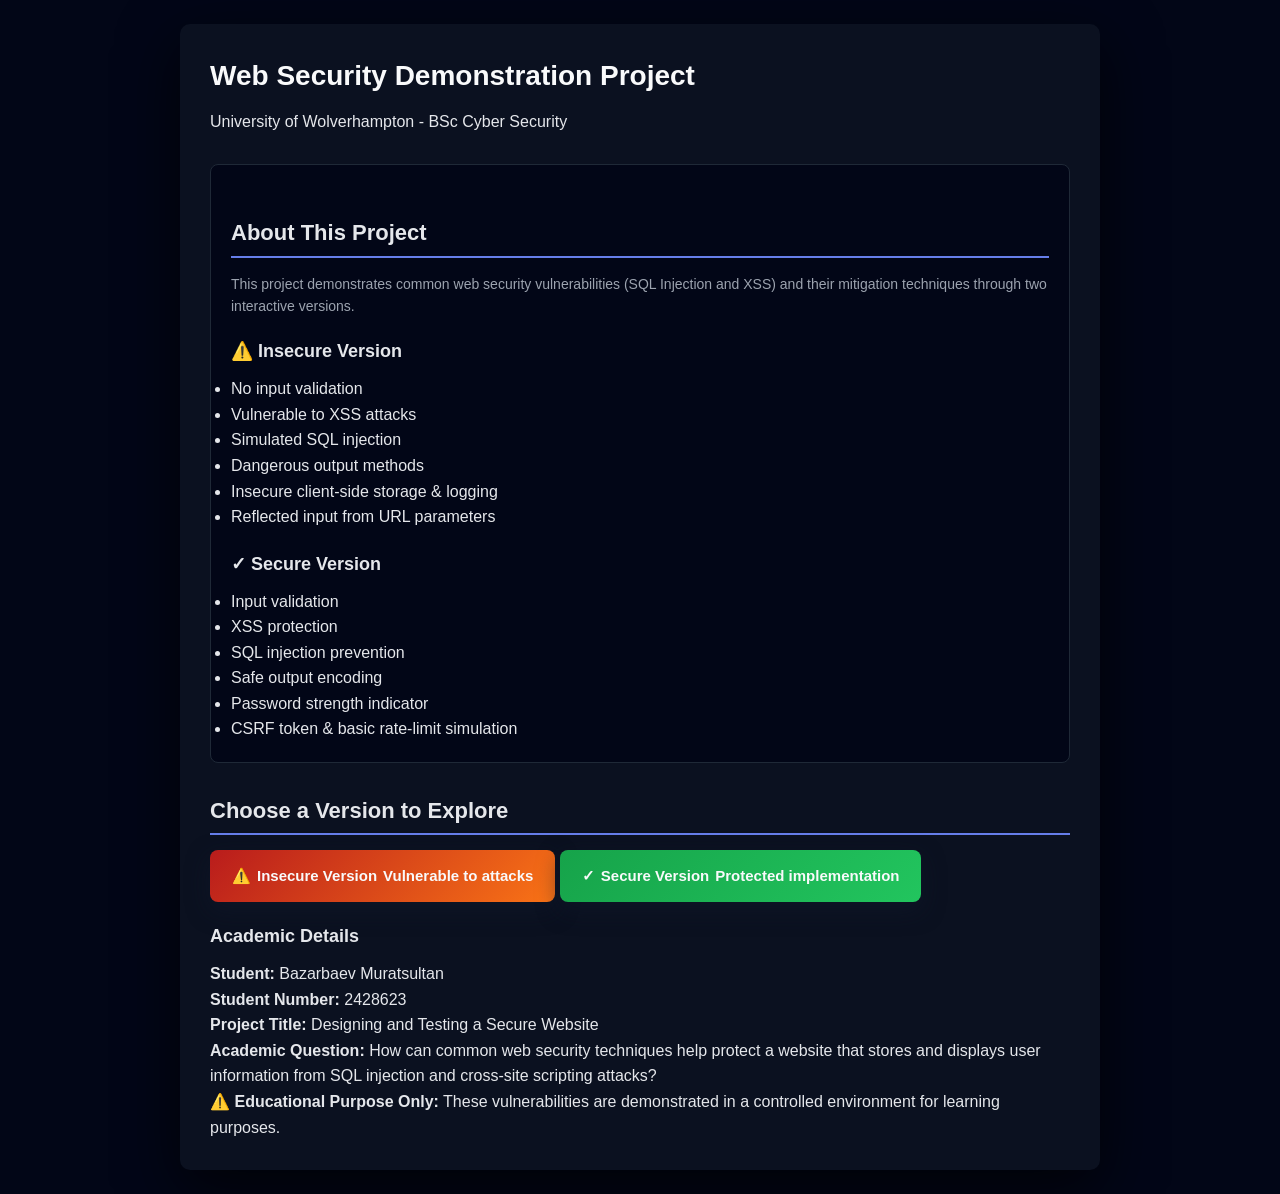
<file: index.html>
<!DOCTYPE html>
<html lang="en">
<head>
    <meta charset="UTF-8">
    <meta name="viewport" content="width=device-width, initial-scale=1.0">
    <title>Web Security Demonstration Project</title>
    <link rel="stylesheet" href="styles.css">
</head>
<body>
    <div class="container">
        <header>
            <h1>Web Security Demonstration Project</h1>
            <p class="subtitle">University of Wolverhampton - BSc Cyber Security</p>
        </header>

        <div class="project-info">
            <h2>About This Project</h2>
            <p>
                This project demonstrates common web security vulnerabilities (SQL Injection and XSS) 
                and their mitigation techniques through two interactive versions.
            </p>
            
            <div class="info-grid">
                <div class="info-card">
                    <h3>⚠️ Insecure Version</h3>
                    <ul>
                        <li>No input validation</li>
                        <li>Vulnerable to XSS attacks</li>
                        <li>Simulated SQL injection</li>
                        <li>Dangerous output methods</li>
                        <li>Insecure client-side storage &amp; logging</li>
                        <li>Reflected input from URL parameters</li>
                    </ul>
                </div>
                
                <div class="info-card">
                    <h3>✓ Secure Version</h3>
                    <ul>
                        <li>Input validation</li>
                        <li>XSS protection</li>
                        <li>SQL injection prevention</li>
                        <li>Safe output encoding</li>
                        <li>Password strength indicator</li>
                        <li>CSRF token &amp; basic rate-limit simulation</li>
                    </ul>
                </div>
            </div>
        </div>

        <div class="version-selection">
            <h2>Choose a Version to Explore</h2>
            <div class="button-container">
                <a href="insecure.html" class="btn btn-insecure">
                    <span class="btn-icon">⚠️</span>
                    <span class="btn-text">Insecure Version</span>
                    <span class="btn-subtitle">Vulnerable to attacks</span>
                </a>
                
                <a href="secure.html" class="btn btn-secure">
                    <span class="btn-icon">✓</span>
                    <span class="btn-text">Secure Version</span>
                    <span class="btn-subtitle">Protected implementation</span>
                </a>
            </div>
        </div>

        <div class="academic-info">
            <h3>Academic Details</h3>
            <p><strong>Student:</strong> Bazarbaev Muratsultan</p>
            <p><strong>Student Number:</strong> 2428623</p>
            <p><strong>Project Title:</strong> Designing and Testing a Secure Website</p>
            <p><strong>Academic Question:</strong> How can common web security techniques help protect 
               a website that stores and displays user information from SQL injection and 
               cross-site scripting attacks?</p>
        </div>

        <footer>
            <p>⚠️ <strong>Educational Purpose Only:</strong> These vulnerabilities are demonstrated 
               in a controlled environment for learning purposes.</p>
        </footer>
    </div>
</body>
</html>
</file>
<file: styles.css>
/**
 * Shared Stylesheet for Feedback Website
 * Used by both insecure and secure versions
 */

/* ===== Global Styles ===== */
* {
    margin: 0;
    padding: 0;
    box-sizing: border-box;
}

body {
    font-family: 'Segoe UI', Tahoma, Geneva, Verdana, sans-serif;
    background: radial-gradient(circle at top, #020617 0%, #020617 40%, #020617 100%);
    min-height: 100vh;
    padding: 24px;
    line-height: 1.6;
    color: #e5e7eb;
}

/* ===== Container ===== */
.container {
    max-width: 920px;
    margin: 0 auto;
    background: #0b1120;
    padding: 30px;
    border-radius: 10px;
    box-shadow: 0 20px 60px rgba(0, 0, 0, 0.7);
    position: relative;
    color: #e5e7eb;
}

/* ===== Version Badges ===== */
.version-badge {
    position: absolute;
    top: -10px;
    right: 20px;
    padding: 8px 20px;
    border-radius: 20px;
    font-weight: bold;
    font-size: 12px;
    letter-spacing: 1px;
    box-shadow: 0 4px 8px rgba(0, 0, 0, 0.2);
}

.version-badge.insecure {
    background: linear-gradient(135deg, #f093fb 0%, #f5576c 100%);
    color: white;
}

.version-badge.secure {
    background: linear-gradient(135deg, #4facfe 0%, #00f2fe 100%);
    color: white;
}

/* ===== Typography ===== */
h1 {
    color: #f9fafb;
    margin-bottom: 10px;
    font-size: 28px;
}

h2 {
    color: #e5e7eb;
    margin-top: 30px;
    margin-bottom: 15px;
    font-size: 22px;
    border-bottom: 2px solid #667eea;
    padding-bottom: 5px;
}

h3 {
    color: #e5e7eb;
    margin-top: 20px;
    margin-bottom: 10px;
    font-size: 18px;
}

/* ===== Messages ===== */
.warning {
    background: #fff3cd;
    color: #856404;
    padding: 12px;
    border-radius: 5px;
    margin: 15px 0;
    border-left: 4px solid #ffc107;
}

.warning-msg {
    background: #fff3cd;
    color: #856404;
    padding: 12px;
    border-radius: 5px;
    margin: 15px 0;
    border-left: 4px solid #ffc107;
    font-weight: bold;
}

.info {
    background: #d1ecf1;
    color: #0c5460;
    padding: 12px;
    border-radius: 5px;
    margin: 15px 0;
    border-left: 4px solid #17a2b8;
}

.error {
    background: #f8d7da;
    color: #721c24;
    padding: 12px;
    border-radius: 5px;
    margin: 15px 0;
    border-left: 4px solid #f5c6cb;
}

.success {
    background: #d4edda;
    color: #155724;
    padding: 12px;
    border-radius: 5px;
    margin: 15px 0;
    border-left: 4px solid #c3e6cb;
}

/* ===== Forms ===== */
.form-group {
    margin-bottom: 20px;
}

.form-group label {
    display: block;
    margin-bottom: 5px;
    color: #e5e7eb;
    font-weight: 600;
}

.form-group input[type="text"],
.form-group input[type="email"],
.form-group input[type="password"],
.form-group textarea {
    width: 100%;
    padding: 12px;
    border: 1px solid #374151;
    border-radius: 5px;
    font-size: 14px;
    transition: border-color 0.3s;
    background: #020617;
    color: #f9fafb;
}

.form-group input:focus,
.form-group textarea:focus {
    outline: none;
    border-color: #3b82f6;
    box-shadow: 0 0 0 1px rgba(59, 130, 246, 0.5);
}

.form-group small {
    display: block;
    margin-top: 5px;
    color: #9ca3af;
    font-size: 12px;
}

textarea {
    resize: vertical;
    font-family: inherit;
}

/* ===== Buttons ===== */
button {
    background: linear-gradient(135deg, #2563eb 0%, #1d4ed8 100%);
    color: white;
    padding: 12px 30px;
    border: none;
    border-radius: 6px;
    font-size: 15px;
    font-weight: 600;
    cursor: pointer;
    transition: transform 0.15s ease-out, box-shadow 0.15s ease-out, background 0.15s ease-out;
    width: 100%;
}

button:hover:not(:disabled) {
    transform: translateY(-1px);
    box-shadow: 0 8px 20px rgba(37, 99, 235, 0.35);
}

button:active:not(:disabled) {
    transform: translateY(0);
    box-shadow: none;
}

button:disabled {
    opacity: 0.6;
    cursor: not-allowed;
}

/* Reusable anchor buttons (index links) */
.btn {
    display: inline-flex;
    align-items: center;
    justify-content: center;
    gap: 6px;
    padding: 14px 22px;
    border-radius: 8px;
    font-weight: 600;
    font-size: 15px;
    text-decoration: none;
    color: #f9fafb;
    box-shadow: 0 8px 22px rgba(15, 23, 42, 0.6);
    transition: transform 0.15s ease-out, box-shadow 0.15s ease-out, background 0.15s ease-out;
}

.btn-insecure {
    background: linear-gradient(135deg, #b91c1c, #f97316);
}

.btn-secure {
    background: linear-gradient(135deg, #16a34a, #22c55e);
}

.btn:hover {
    transform: translateY(-2px);
    box-shadow: 0 14px 30px rgba(15, 23, 42, 0.8);
}

/* ===== Links ===== */
.links {
    margin-top: 20px;
    text-align: center;
}

.links p {
    margin: 10px 0;
}

.links a {
    color: #667eea;
    text-decoration: none;
    font-weight: 600;
    transition: color 0.3s;
}

.links a:hover {
    color: #764ba2;
    text-decoration: underline;
}

/* ===== Header ===== */
.header {
    display: flex;
    justify-content: space-between;
    align-items: center;
    margin-bottom: 20px;
    flex-wrap: wrap;
}

.logout-btn {
    background: #dc3545;
    color: white;
    padding: 8px 20px;
    border-radius: 5px;
    text-decoration: none;
    font-weight: 600;
    transition: background 0.3s;
}

.logout-btn:hover {
    background: #c82333;
}

/* ===== Feedback Display ===== */
.feedback-display {
    margin-top: 40px;
}

.feedback-item {
    background: #f8f9fa;
    padding: 15px;
    border-radius: 8px;
    margin-bottom: 15px;
    border-left: 4px solid #667eea;
}

.feedback-header {
    display: flex;
    justify-content: space-between;
    align-items: center;
    margin-bottom: 10px;
    flex-wrap: wrap;
}

.feedback-header strong {
    color: #667eea;
    font-size: 16px;
}

.feedback-date {
    color: #666;
    font-size: 12px;
}

.feedback-content {
    color: #333;
    line-height: 1.6;
    word-wrap: break-word;
}

/* ===== Vulnerability Info Boxes ===== */
.vulnerability-info,
.security-info {
    background: #f8f9fa;
    padding: 20px;
    border-radius: 8px;
    margin-top: 30px;
    border: 2px solid #e9ecef;
}

.vulnerability-info h3,
.security-info h3 {
    color: #333;
    margin-top: 15px;
}

.vulnerability-info h3:first-child,
.security-info h3:first-child {
    margin-top: 0;
}

.vulnerability-info ul,
.security-info ul {
    list-style-position: inside;
    padding-left: 10px;
}

.vulnerability-info li,
.security-info li {
    margin: 8px 0;
    color: #555;
}

.security-info li::marker {
    color: #28a745;
}

code {
    background: #e9ecef;
    padding: 2px 6px;
    border-radius: 3px;
    font-family: 'Courier New', monospace;
    color: #d63384;
    font-size: 13px;
}

/* ===== Home Page Styles ===== */
.home-container {
    text-align: center;
}

.home-container h1 {
    font-size: 36px;
    margin-bottom: 20px;
}

/* Landing-page project info (index.html) */
.project-info {
    background: #020617;
    padding: 20px;
    border-radius: 8px;
    margin: 30px 0;
    text-align: left;
    border: 1px solid #1f2937;
}

.project-info p {
    color: #9ca3af;
    font-size: 14px;
}

.version-cards {
    display: grid;
    grid-template-columns: repeat(auto-fit, minmax(300px, 1fr));
    gap: 20px;
    margin-top: 30px;
}

.version-card {
    background: white;
    border: 3px solid #e9ecef;
    border-radius: 10px;
    padding: 25px;
    transition: transform 0.3s, box-shadow 0.3s;
}

.version-card:hover {
    transform: translateY(-5px);
    box-shadow: 0 10px 30px rgba(0, 0, 0, 0.15);
}

.version-card.insecure-card {
    border-color: #f5576c;
}

.version-card.secure-card {
    border-color: #00f2fe;
}

.version-card h2 {
    margin-top: 0;
    border-bottom: none;
}

.version-card ul {
    text-align: left;
    margin: 15px 0;
    padding-left: 20px;
}

.version-card li {
    margin: 8px 0;
}

.version-card .btn {
    display: inline-block;
    margin-top: 15px;
    padding: 10px 25px;
    background: linear-gradient(135deg, #667eea 0%, #764ba2 100%);
    color: white;
    text-decoration: none;
    border-radius: 5px;
    font-weight: 600;
    transition: transform 0.2s;
}

.version-card .btn:hover {
    transform: translateY(-2px);
}

/* ===== Responsive Design ===== */
@media (max-width: 768px) {
    .container {
        padding: 20px;
    }
    
    h1 {
        font-size: 24px;
    }
    
    .header {
        flex-direction: column;
        align-items: flex-start;
    }
    
    .logout-btn {
        margin-top: 10px;
    }
    
    .version-badge {
        position: static;
        display: inline-block;
        margin-bottom: 15px;
    }
}
</file>
